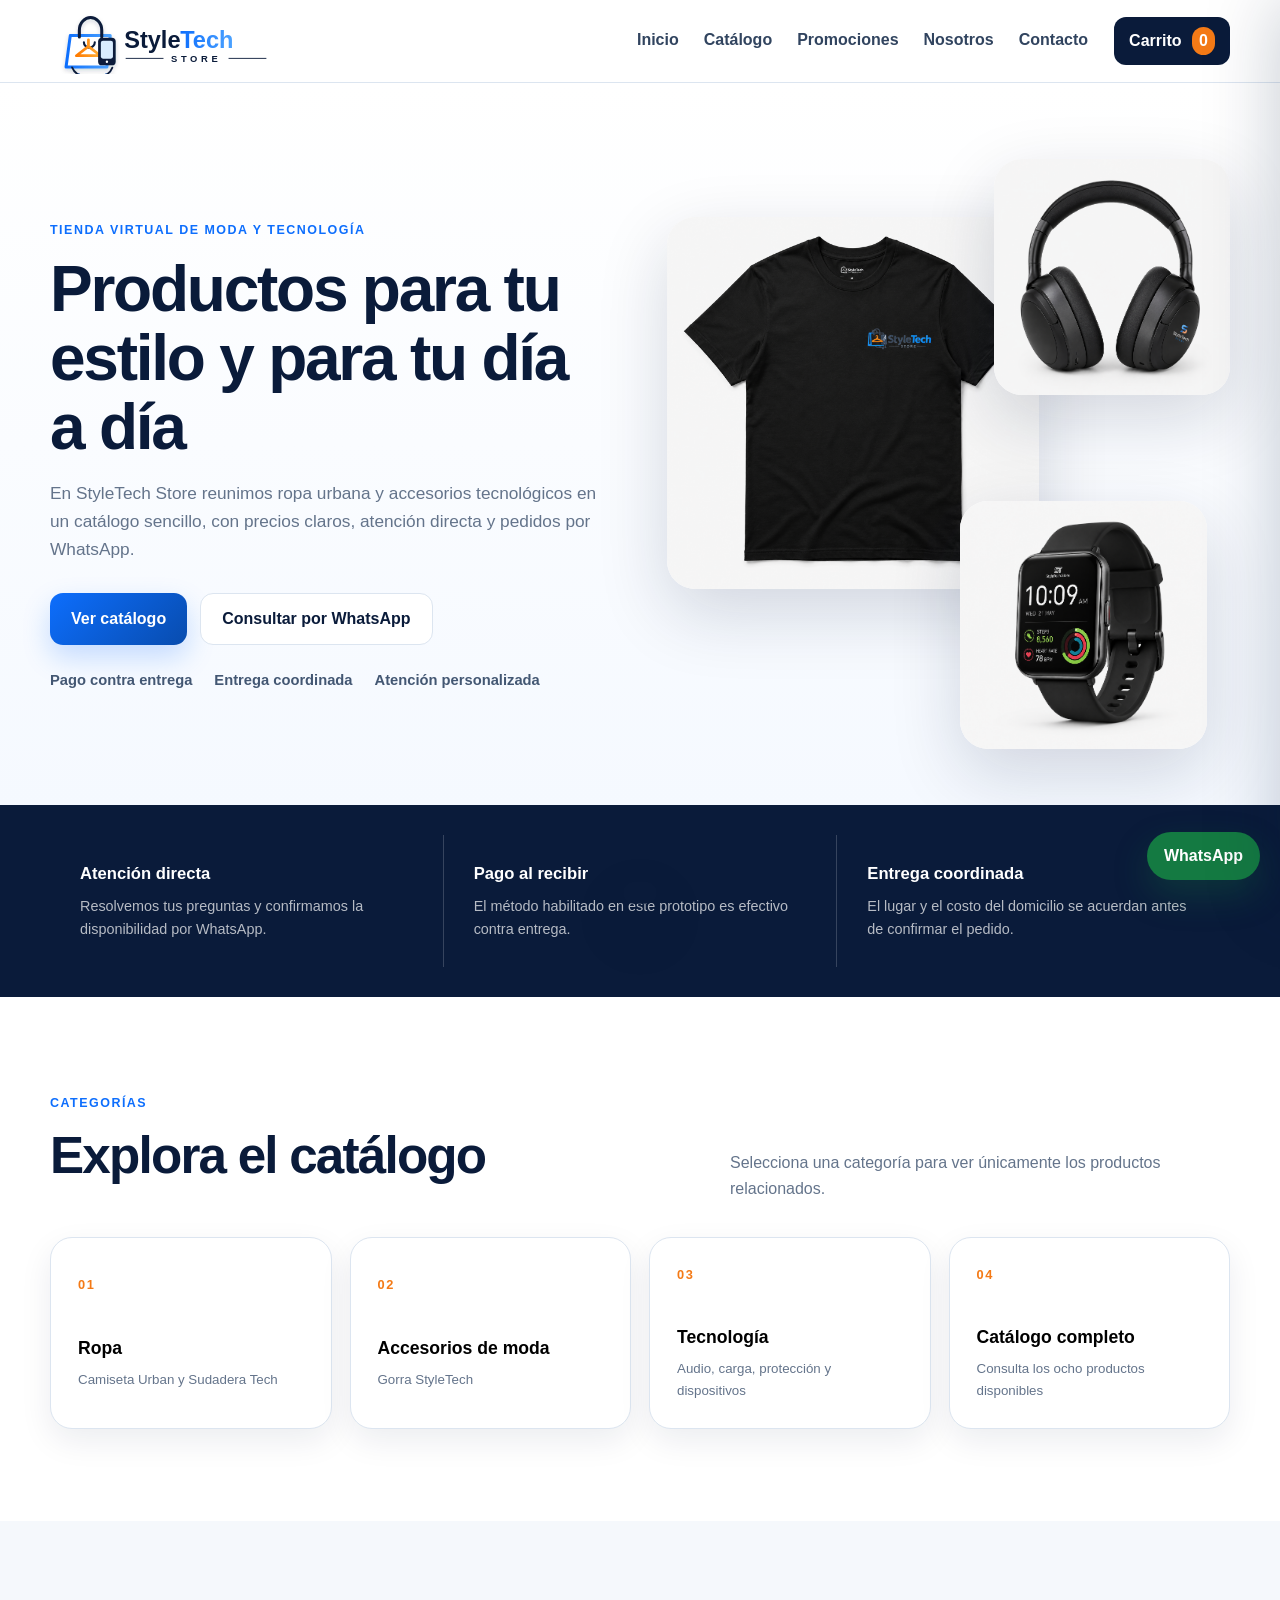
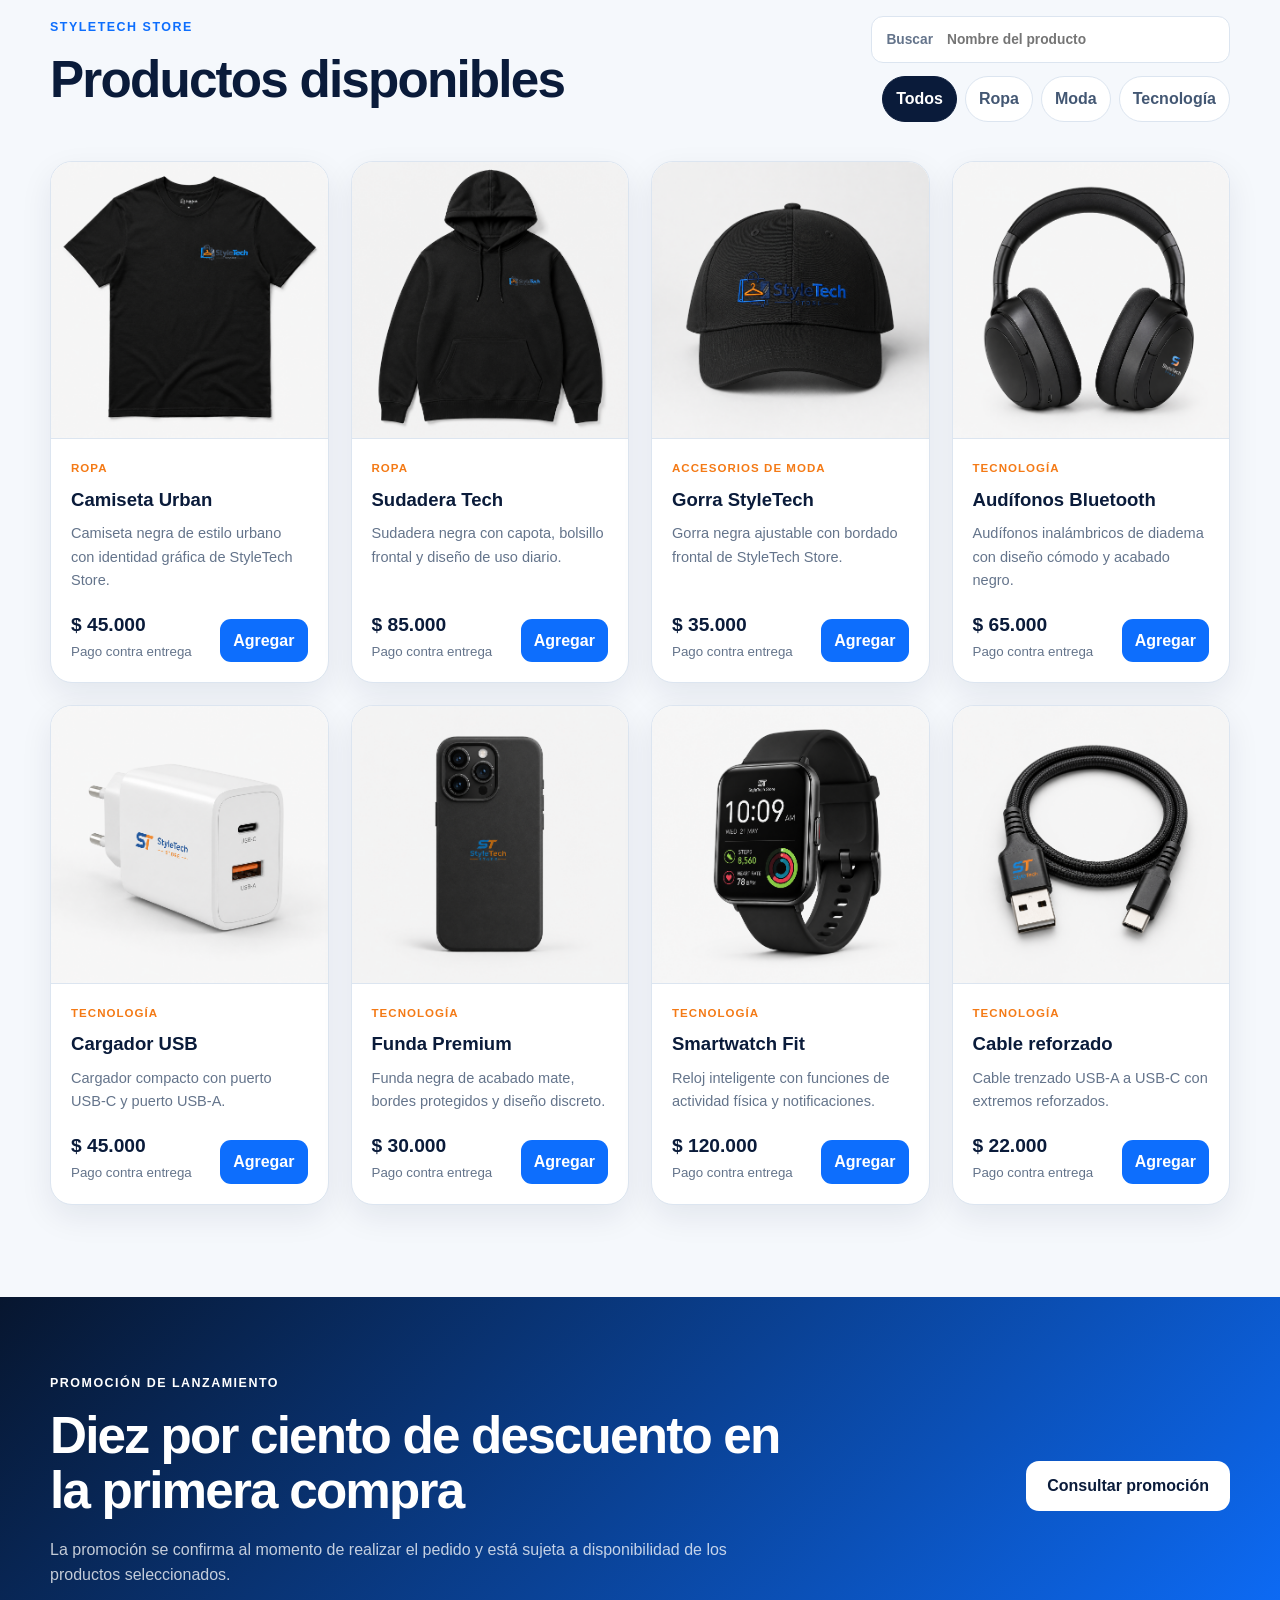
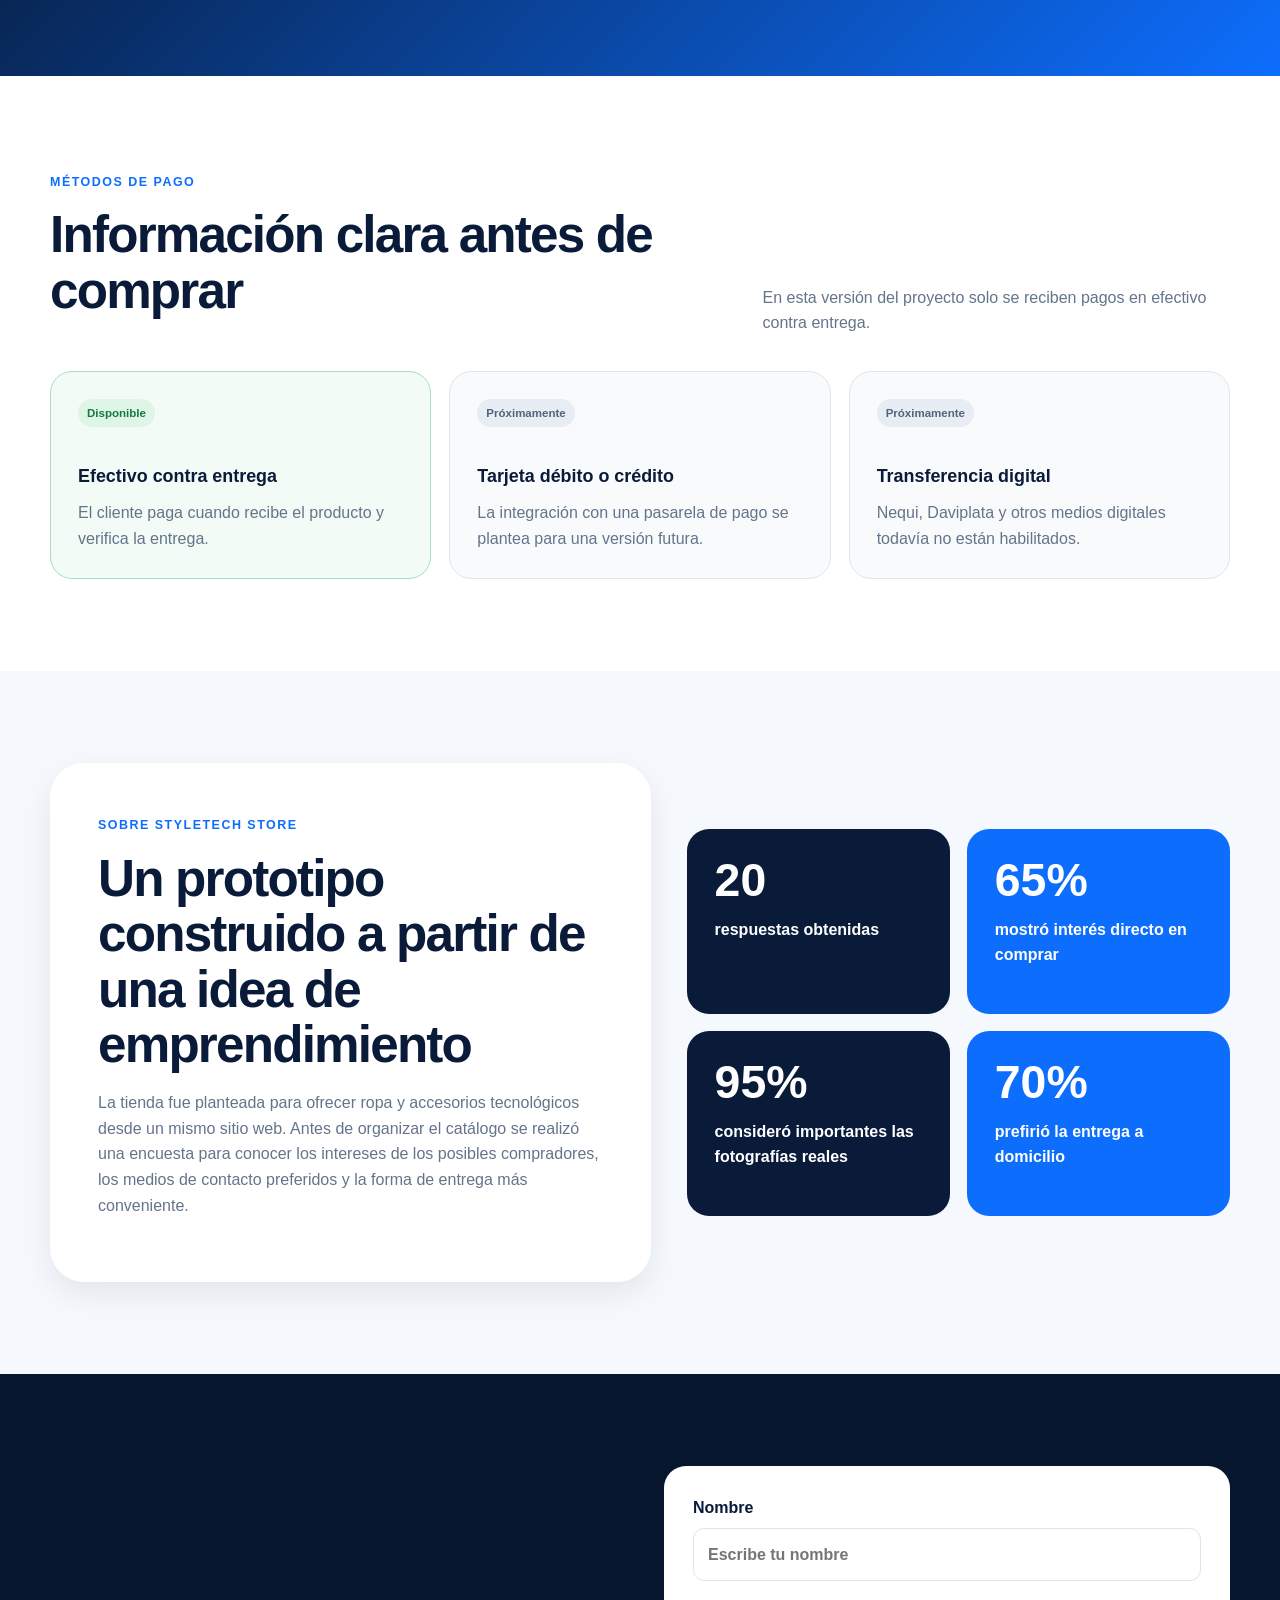
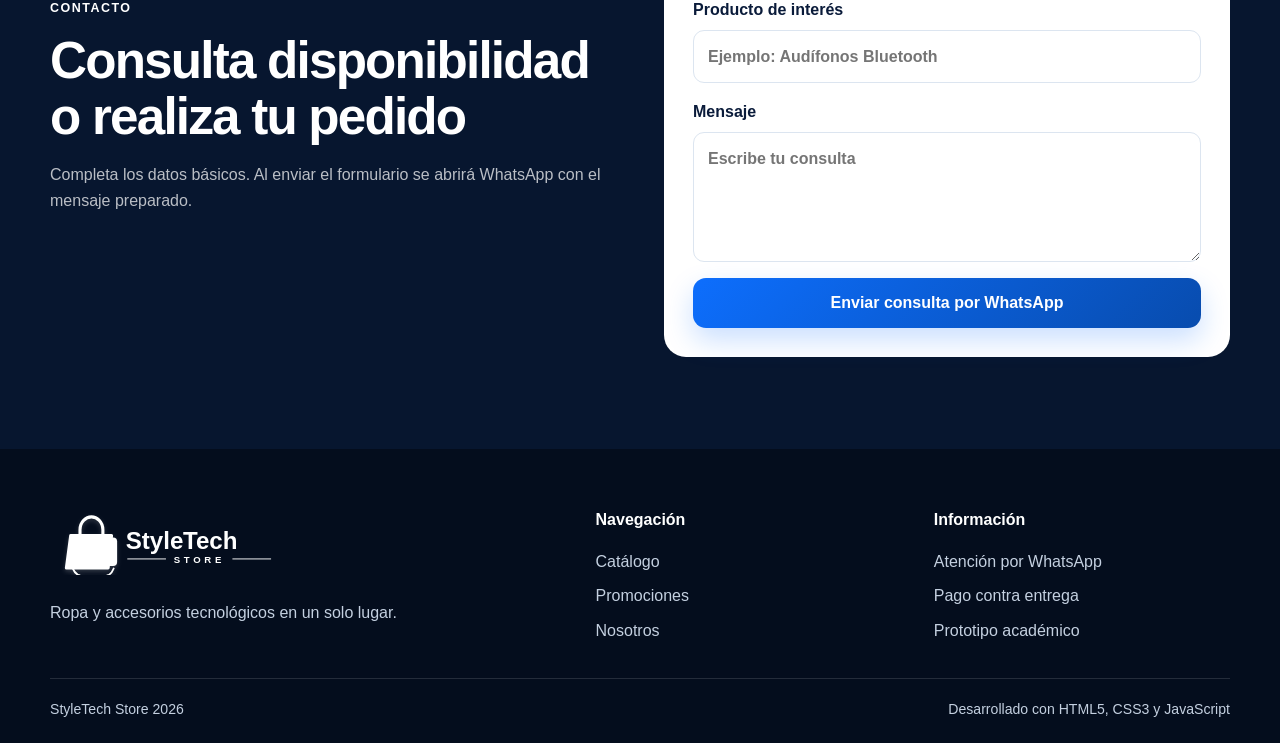
<file: index.html>
<!DOCTYPE html>
<html lang="es">
<head>
  <meta charset="UTF-8">
  <meta name="viewport" content="width=device-width, initial-scale=1.0">
  <meta name="description" content="StyleTech Store: tienda virtual de ropa y accesorios tecnológicos con pedidos por WhatsApp y pago contra entrega.">
  <meta name="theme-color" content="#0d6efd">
  <title>StyleTech Store | Ropa y tecnología</title>
  <link rel="icon" href="assets/images/favicon.svg" type="image/svg+xml">
  <link rel="stylesheet" href="assets/css/styles.css">
  <script src="assets/js/app.js" defer></script>
</head>
<body>
  <a class="skip-link" href="#contenido">Saltar al contenido</a>

  <header class="site-header" id="inicio">
    <div class="container nav-wrap">
      <a class="brand" href="#inicio" aria-label="Ir al inicio">
        <img src="assets/images/logo-styletech.svg" alt="StyleTech Store">
      </a>

      <button class="menu-toggle" type="button" aria-label="Abrir menú" aria-expanded="false" aria-controls="main-nav">
        Menú
      </button>

      <nav class="main-nav" id="main-nav" aria-label="Navegación principal">
        <a href="#inicio">Inicio</a>
        <a href="#catalogo">Catálogo</a>
        <a href="#promociones">Promociones</a>
        <a href="#nosotros">Nosotros</a>
        <a href="#contacto">Contacto</a>
      </nav>

      <button class="cart-button" type="button" id="open-cart">
        Carrito <strong id="cart-count">0</strong>
      </button>
    </div>
  </header>

  <main id="contenido">
    <section class="hero">
      <div class="container hero-grid">
        <div class="hero-copy">
          <span class="eyebrow">Tienda virtual de moda y tecnología</span>
          <h1>Productos para tu estilo y para tu día a día</h1>
          <p>
            En StyleTech Store reunimos ropa urbana y accesorios tecnológicos en un catálogo
            sencillo, con precios claros, atención directa y pedidos por WhatsApp.
          </p>
          <div class="hero-actions">
            <a class="button button-primary" href="#catalogo">Ver catálogo</a>
            <a class="button button-secondary js-whatsapp" href="#" data-message="Hola, quiero conocer el catálogo de StyleTech Store.">Consultar por WhatsApp</a>
          </div>
          <div class="hero-details">
            <span>Pago contra entrega</span>
            <span>Entrega coordinada</span>
            <span>Atención personalizada</span>
          </div>
        </div>

        <div class="hero-products" aria-label="Productos destacados de StyleTech Store">
          <figure class="hero-product hero-product-main">
            <img src="assets/images/productos/camiseta-urban.png" alt="Camiseta Urban negra de StyleTech Store">
          </figure>
          <figure class="hero-product hero-product-top">
            <img src="assets/images/productos/audifonos-bluetooth.png" alt="Audífonos Bluetooth negros de StyleTech Store">
          </figure>
          <figure class="hero-product hero-product-bottom">
            <img src="assets/images/productos/smartwatch-fit.png" alt="Smartwatch Fit negro de StyleTech Store">
          </figure>
        </div>
      </div>
    </section>

    <section class="service-strip" aria-label="Información de compra">
      <div class="container service-grid">
        <article>
          <strong>Atención directa</strong>
          <p>Resolvemos tus preguntas y confirmamos la disponibilidad por WhatsApp.</p>
        </article>
        <article>
          <strong>Pago al recibir</strong>
          <p>El método habilitado en este prototipo es efectivo contra entrega.</p>
        </article>
        <article>
          <strong>Entrega coordinada</strong>
          <p>El lugar y el costo del domicilio se acuerdan antes de confirmar el pedido.</p>
        </article>
      </div>
    </section>

    <section class="section categories" aria-labelledby="categorias-title">
      <div class="container">
        <div class="section-heading">
          <div>
            <span class="eyebrow">Categorías</span>
            <h2 id="categorias-title">Explora el catálogo</h2>
          </div>
          <p>Selecciona una categoría para ver únicamente los productos relacionados.</p>
        </div>

        <div class="category-grid">
          <button class="category-card" type="button" data-category-filter="ropa">
            <span class="category-number">01</span>
            <strong>Ropa</strong>
            <small>Camiseta Urban y Sudadera Tech</small>
          </button>
          <button class="category-card" type="button" data-category-filter="moda">
            <span class="category-number">02</span>
            <strong>Accesorios de moda</strong>
            <small>Gorra StyleTech</small>
          </button>
          <button class="category-card" type="button" data-category-filter="tecnologia">
            <span class="category-number">03</span>
            <strong>Tecnología</strong>
            <small>Audio, carga, protección y dispositivos</small>
          </button>
          <button class="category-card" type="button" data-category-filter="todos">
            <span class="category-number">04</span>
            <strong>Catálogo completo</strong>
            <small>Consulta los ocho productos disponibles</small>
          </button>
        </div>
      </div>
    </section>

    <section class="section catalog" id="catalogo" aria-labelledby="catalogo-title">
      <div class="container">
        <div class="section-heading catalog-heading">
          <div>
            <span class="eyebrow">StyleTech Store</span>
            <h2 id="catalogo-title">Productos disponibles</h2>
          </div>

          <div class="catalog-tools">
            <label class="search-box">
              <span>Buscar</span>
              <input id="product-search" type="search" placeholder="Nombre del producto" aria-label="Buscar producto">
            </label>

            <div class="filters" role="group" aria-label="Filtrar productos">
              <button class="filter is-active" type="button" data-filter="todos">Todos</button>
              <button class="filter" type="button" data-filter="ropa">Ropa</button>
              <button class="filter" type="button" data-filter="moda">Moda</button>
              <button class="filter" type="button" data-filter="tecnologia">Tecnología</button>
            </div>
          </div>
        </div>

        <div class="product-grid" id="product-grid" aria-live="polite"></div>
        <p class="empty-state" id="empty-state" hidden>No se encontraron productos con ese criterio.</p>
      </div>
    </section>

    <section class="section promo" id="promociones">
      <div class="container promo-grid">
        <div>
          <span class="eyebrow eyebrow-light">Promoción de lanzamiento</span>
          <h2>Diez por ciento de descuento en la primera compra</h2>
          <p>
            La promoción se confirma al momento de realizar el pedido y está sujeta a
            disponibilidad de los productos seleccionados.
          </p>
        </div>
        <a class="button button-light js-whatsapp" href="#" data-message="Hola, quiero consultar la promoción de lanzamiento de StyleTech Store.">Consultar promoción</a>
      </div>
    </section>

    <section class="section payment" aria-labelledby="pago-title">
      <div class="container">
        <div class="section-heading">
          <div>
            <span class="eyebrow">Métodos de pago</span>
            <h2 id="pago-title">Información clara antes de comprar</h2>
          </div>
          <p>En esta versión del proyecto solo se reciben pagos en efectivo contra entrega.</p>
        </div>

        <div class="payment-grid">
          <article class="payment-card available">
            <span class="status">Disponible</span>
            <strong>Efectivo contra entrega</strong>
            <p>El cliente paga cuando recibe el producto y verifica la entrega.</p>
          </article>
          <article class="payment-card">
            <span class="status">Próximamente</span>
            <strong>Tarjeta débito o crédito</strong>
            <p>La integración con una pasarela de pago se plantea para una versión futura.</p>
          </article>
          <article class="payment-card">
            <span class="status">Próximamente</span>
            <strong>Transferencia digital</strong>
            <p>Nequi, Daviplata y otros medios digitales todavía no están habilitados.</p>
          </article>
        </div>
      </div>
    </section>

    <section class="section about" id="nosotros">
      <div class="container about-grid">
        <div class="about-copy">
          <span class="eyebrow">Sobre StyleTech Store</span>
          <h2>Un prototipo construido a partir de una idea de emprendimiento</h2>
          <p>
            La tienda fue planteada para ofrecer ropa y accesorios tecnológicos desde un mismo
            sitio web. Antes de organizar el catálogo se realizó una encuesta para conocer los
            intereses de los posibles compradores, los medios de contacto preferidos y la forma
            de entrega más conveniente.
          </p>
        </div>

        <div class="data-grid">
          <article><strong>20</strong><span>respuestas obtenidas</span></article>
          <article><strong>65%</strong><span>mostró interés directo en comprar</span></article>
          <article><strong>95%</strong><span>consideró importantes las fotografías reales</span></article>
          <article><strong>70%</strong><span>prefirió la entrega a domicilio</span></article>
        </div>
      </div>
    </section>

    <section class="section contact" id="contacto">
      <div class="container contact-grid">
        <div>
          <span class="eyebrow eyebrow-light">Contacto</span>
          <h2>Consulta disponibilidad o realiza tu pedido</h2>
          <p>
            Completa los datos básicos. Al enviar el formulario se abrirá WhatsApp con el mensaje preparado.
          </p>
        </div>

        <form class="contact-form" id="contact-form">
          <label>
            Nombre
            <input type="text" id="contact-name" placeholder="Escribe tu nombre" required>
          </label>
          <label>
            Producto de interés
            <input type="text" id="contact-product" placeholder="Ejemplo: Audífonos Bluetooth" required>
          </label>
          <label>
            Mensaje
            <textarea id="contact-message" rows="4" placeholder="Escribe tu consulta"></textarea>
          </label>
          <button class="button button-primary" type="submit">Enviar consulta por WhatsApp</button>
        </form>
      </div>
    </section>
  </main>

  <footer class="site-footer">
    <div class="container footer-grid">
      <div>
        <img src="assets/images/logo-styletech.svg" alt="StyleTech Store" class="footer-logo">
        <p>Ropa y accesorios tecnológicos en un solo lugar.</p>
      </div>
      <div>
        <strong>Navegación</strong>
        <a href="#catalogo">Catálogo</a>
        <a href="#promociones">Promociones</a>
        <a href="#nosotros">Nosotros</a>
      </div>
      <div>
        <strong>Información</strong>
        <a class="js-whatsapp" href="#" data-message="Hola, quiero recibir atención de StyleTech Store.">Atención por WhatsApp</a>
        <span>Pago contra entrega</span>
        <span>Prototipo académico</span>
      </div>
    </div>
    <div class="container footer-bottom">
      <span>StyleTech Store <span id="year"></span></span>
      <span>Desarrollado con HTML5, CSS3 y JavaScript</span>
    </div>
  </footer>

  <button class="whatsapp-float js-whatsapp" type="button" data-message="Hola, quiero hacer un pedido en StyleTech Store.">
    WhatsApp
  </button>

  <div class="drawer-backdrop" id="drawer-backdrop" hidden></div>
  <aside class="cart-drawer" id="cart-drawer" aria-labelledby="cart-title" aria-hidden="true">
    <div class="cart-header">
      <div>
        <span class="eyebrow">Pedido</span>
        <h2 id="cart-title">Carrito de compra</h2>
      </div>
      <button class="close-button" type="button" id="close-cart">Cerrar</button>
    </div>

    <div class="cart-items" id="cart-items"></div>
    <p class="cart-empty" id="cart-empty">El carrito está vacío.</p>

    <div class="cart-summary">
      <div><span>Subtotal</span><strong id="cart-subtotal">$0</strong></div>
      <small>El costo del domicilio se acuerda según la zona de entrega.</small>
      <div class="payment-note">Método disponible: efectivo contra entrega.</div>
      <button class="button button-primary button-block" type="button" id="checkout-whatsapp">Finalizar pedido por WhatsApp</button>
    </div>
  </aside>

  <div class="toast" id="toast" role="status" aria-live="polite"></div>
</body>
</html>
</file>
<file: assets/css/styles.css>
:root {
  --blue: #0d6efd;
  --blue-dark: #084cae;
  --orange: #f47a16;
  --ink: #0a1b3a;
  --muted: #64748b;
  --line: #dce5f0;
  --surface: #ffffff;
  --surface-alt: #f5f8fc;
  --success: #147a42;
  --shadow-sm: 0 12px 32px rgba(10, 27, 58, .08);
  --shadow-lg: 0 24px 70px rgba(10, 27, 58, .16);
  --radius-sm: 14px;
  --radius: 22px;
  --radius-lg: 34px;
  --container: 1180px;
}

* { box-sizing: border-box; }
html { scroll-behavior: smooth; }
body {
  margin: 0;
  font-family: Arial, Helvetica, sans-serif;
  color: var(--ink);
  background: var(--surface);
  line-height: 1.6;
}
body.no-scroll { overflow: hidden; }
img { max-width: 100%; display: block; }
button, input, textarea { font: inherit; }
button { border: 0; cursor: pointer; }
a { color: inherit; text-decoration: none; }
.container { width: min(100% - 36px, var(--container)); margin-inline: auto; }

.skip-link {
  position: fixed;
  top: -80px;
  left: 18px;
  z-index: 2000;
  padding: 11px 16px;
  background: var(--ink);
  color: white;
  border-radius: 10px;
}
.skip-link:focus { top: 18px; }

.site-header {
  position: sticky;
  top: 0;
  z-index: 1000;
  background: rgba(255, 255, 255, .94);
  border-bottom: 1px solid var(--line);
  backdrop-filter: blur(14px);
}
.nav-wrap {
  min-height: 82px;
  display: flex;
  align-items: center;
  gap: 26px;
}
.brand { width: 230px; flex: 0 0 auto; }
.main-nav {
  margin-left: auto;
  display: flex;
  align-items: center;
  gap: 25px;
  color: #31445f;
  font-weight: 700;
}
.main-nav a { padding: 10px 0; border-bottom: 2px solid transparent; }
.main-nav a:hover, .main-nav a:focus-visible { color: var(--blue); border-color: var(--blue); }
.menu-toggle {
  display: none;
  min-height: 43px;
  padding: 9px 14px;
  border-radius: 11px;
  color: var(--ink);
  background: var(--surface-alt);
  font-weight: 700;
}
.cart-button {
  min-height: 44px;
  padding: 10px 15px;
  border-radius: 12px;
  background: var(--ink);
  color: white;
  font-weight: 700;
}
.cart-button strong {
  display: inline-block;
  min-width: 23px;
  margin-left: 6px;
  padding: 1px 6px;
  border-radius: 999px;
  background: var(--orange);
}

.hero {
  overflow: hidden;
  padding: 76px 0 56px;
  background: linear-gradient(180deg, #ffffff, #f5f9ff);
}
.hero-grid {
  display: grid;
  grid-template-columns: 1fr 1fr;
  align-items: center;
  gap: 54px;
}
.eyebrow {
  display: inline-block;
  color: var(--blue);
  font-size: .78rem;
  font-weight: 800;
  letter-spacing: .12em;
  text-transform: uppercase;
}
.eyebrow-light { color: white; }
.hero h1, .section h2 {
  margin: 14px 0 18px;
  line-height: 1.08;
  letter-spacing: -.035em;
}
.hero h1 {
  max-width: 700px;
  font-size: clamp(2.8rem, 5vw, 4.9rem);
}
.hero-copy > p {
  max-width: 650px;
  color: var(--muted);
  font-size: 1.08rem;
}
.hero-actions {
  display: flex;
  flex-wrap: wrap;
  gap: 13px;
  margin: 30px 0 24px;
}
.button {
  min-height: 49px;
  padding: 12px 21px;
  border-radius: 13px;
  display: inline-flex;
  align-items: center;
  justify-content: center;
  font-weight: 800;
  transition: transform .2s ease, box-shadow .2s ease;
}
.button:hover { transform: translateY(-2px); }
.button-primary {
  color: white;
  background: linear-gradient(135deg, var(--blue), var(--blue-dark));
  box-shadow: 0 12px 28px rgba(13, 110, 253, .22);
}
.button-secondary {
  color: var(--ink);
  background: white;
  border: 1px solid var(--line);
}
.button-light { color: var(--ink); background: white; }
.button-block { width: 100%; }

.hero-details {
  display: flex;
  flex-wrap: wrap;
  gap: 12px 22px;
  color: #435773;
  font-size: .92rem;
  font-weight: 700;
}
.hero-products {
  position: relative;
  min-height: 590px;
}
.hero-product {
  position: absolute;
  margin: 0;
  overflow: hidden;
  border-radius: 28px;
  background: white;
  box-shadow: var(--shadow-lg);
}
.hero-product img { width: 100%; height: 100%; object-fit: cover; }
.hero-product-main {
  left: 0;
  top: 58px;
  width: 66%;
  aspect-ratio: 1 / 1;
}
.hero-product-top {
  right: 0;
  top: 0;
  width: 42%;
  aspect-ratio: 1 / 1;
}
.hero-product-bottom {
  right: 4%;
  bottom: 0;
  width: 44%;
  aspect-ratio: 1 / 1;
}

.service-strip {
  padding: 30px 0;
  background: var(--ink);
  color: white;
}
.service-grid {
  display: grid;
  grid-template-columns: repeat(3, 1fr);
  gap: 1px;
  background: rgba(255,255,255,.18);
}
.service-grid article {
  padding: 26px 30px;
  background: var(--ink);
}
.service-grid strong {
  display: block;
  margin-bottom: 7px;
  font-size: 1.04rem;
}
.service-grid p { margin: 0; color: rgba(255,255,255,.7); font-size: .9rem; }

.section { padding: 92px 0; }
.section-heading {
  display: flex;
  align-items: end;
  justify-content: space-between;
  gap: 34px;
  margin-bottom: 35px;
}
.section-heading h2 { font-size: clamp(2.1rem, 4vw, 3.5rem); }
.section-heading > p { max-width: 500px; margin: 0; color: var(--muted); }

.category-grid {
  display: grid;
  grid-template-columns: repeat(4, 1fr);
  gap: 18px;
}
.category-card {
  min-height: 185px;
  padding: 27px;
  text-align: left;
  border: 1px solid var(--line);
  border-radius: var(--radius);
  background: white;
  box-shadow: var(--shadow-sm);
  transition: transform .2s ease, border-color .2s ease;
}
.category-card:hover { transform: translateY(-5px); border-color: #8abefc; }
.category-number {
  display: block;
  margin-bottom: 38px;
  color: var(--orange);
  font-size: .8rem;
  font-weight: 800;
  letter-spacing: .13em;
}
.category-card strong, .category-card small { display: block; }
.category-card strong { margin-bottom: 7px; font-size: 1.1rem; }
.category-card small { color: var(--muted); }

.catalog { background: var(--surface-alt); }
.catalog-heading { align-items: center; }
.catalog-tools { display: flex; flex-direction: column; align-items: end; gap: 13px; }
.search-box {
  display: grid;
  grid-template-columns: auto minmax(190px, 270px);
  align-items: center;
  gap: 12px;
  padding: 0 14px;
  border: 1px solid var(--line);
  border-radius: 12px;
  background: white;
  color: var(--muted);
  font-size: .86rem;
  font-weight: 700;
}
.search-box input {
  height: 45px;
  border: 0;
  outline: 0;
  background: transparent;
  color: var(--ink);
}
.filters { display: flex; flex-wrap: wrap; justify-content: flex-end; gap: 8px; }
.filter {
  padding: 9px 13px;
  border: 1px solid var(--line);
  border-radius: 999px;
  color: #435773;
  background: white;
  font-weight: 700;
}
.filter.is-active { color: white; border-color: var(--ink); background: var(--ink); }

.product-grid {
  display: grid;
  grid-template-columns: repeat(4, 1fr);
  gap: 22px;
}
.product-card {
  overflow: hidden;
  display: flex;
  flex-direction: column;
  border: 1px solid var(--line);
  border-radius: var(--radius);
  background: white;
  box-shadow: var(--shadow-sm);
  transition: transform .2s ease, box-shadow .2s ease;
}
.product-card:hover { transform: translateY(-5px); box-shadow: var(--shadow-lg); }
.product-media {
  aspect-ratio: 1 / 1;
  overflow: hidden;
  background: white;
}
.product-media img {
  width: 100%;
  height: 100%;
  object-fit: cover;
  transition: transform .28s ease;
}
.product-card:hover .product-media img { transform: scale(1.025); }
.product-body {
  display: flex;
  flex: 1;
  flex-direction: column;
  padding: 20px;
  border-top: 1px solid var(--line);
}
.product-category {
  color: var(--orange);
  font-size: .72rem;
  font-weight: 800;
  letter-spacing: .09em;
  text-transform: uppercase;
}
.product-body h3 { margin: 7px 0 8px; font-size: 1.16rem; }
.product-body p { margin: 0; color: var(--muted); font-size: .91rem; }
.product-footer {
  margin-top: auto;
  padding-top: 18px;
  display: flex;
  align-items: end;
  justify-content: space-between;
  gap: 12px;
}
.product-price strong, .product-price small { display: block; }
.product-price strong { font-size: 1.2rem; }
.product-price small { color: var(--muted); }
.add-to-cart {
  min-height: 41px;
  padding: 9px 13px;
  border-radius: 11px;
  color: white;
  background: var(--blue);
  font-weight: 800;
}
.empty-state { padding: 45px 0; text-align: center; color: var(--muted); }

.promo {
  padding: 72px 0;
  color: white;
  background: linear-gradient(135deg, #07162f, #0d6efd);
}
.promo-grid {
  display: grid;
  grid-template-columns: 1fr auto;
  align-items: center;
  gap: 45px;
}
.promo h2 { max-width: 780px; font-size: clamp(2.2rem, 4vw, 4rem); }
.promo p { max-width: 740px; color: rgba(255,255,255,.76); }

.payment-grid {
  display: grid;
  grid-template-columns: repeat(3, 1fr);
  gap: 18px;
}
.payment-card {
  min-height: 190px;
  padding: 27px;
  border: 1px solid var(--line);
  border-radius: var(--radius);
  background: #f8fafc;
}
.payment-card.available { border-color: #a8dfbd; background: #f2fbf5; }
.payment-card .status {
  display: inline-block;
  margin-bottom: 35px;
  padding: 5px 9px;
  border-radius: 999px;
  color: #52637b;
  background: #e8edf3;
  font-size: .72rem;
  font-weight: 800;
}
.payment-card.available .status { color: var(--success); background: #dff5e7; }
.payment-card strong { display: block; font-size: 1.12rem; }
.payment-card p { margin: 9px 0 0; color: var(--muted); }

.about { background: var(--surface-alt); }
.about-grid {
  display: grid;
  grid-template-columns: 1.05fr .95fr;
  align-items: center;
  gap: 36px;
}
.about-copy {
  padding: 48px;
  border-radius: var(--radius-lg);
  background: white;
  box-shadow: var(--shadow-sm);
}
.about-copy h2 { font-size: clamp(2.1rem, 4vw, 3.5rem); }
.about-copy p { color: var(--muted); }
.data-grid {
  display: grid;
  grid-template-columns: 1fr 1fr;
  gap: 17px;
}
.data-grid article {
  min-height: 185px;
  padding: 28px;
  border-radius: var(--radius);
  color: white;
  background: var(--ink);
}
.data-grid article:nth-child(2),
.data-grid article:nth-child(4) { background: var(--blue); }
.data-grid strong { display: block; margin-bottom: 13px; font-size: 2.9rem; line-height: 1; }
.data-grid span { font-weight: 700; }

.contact {
  color: white;
  background: #07162f;
}
.contact-grid {
  display: grid;
  grid-template-columns: 1fr 1fr;
  align-items: center;
  gap: 48px;
}
.contact h2 { font-size: clamp(2.25rem, 4vw, 4rem); }
.contact p { max-width: 590px; color: rgba(255,255,255,.72); }
.contact-form {
  display: grid;
  gap: 16px;
  padding: 29px;
  border-radius: var(--radius);
  background: white;
  color: var(--ink);
}
.contact-form label { display: grid; gap: 7px; font-weight: 700; }
.contact-form input, .contact-form textarea {
  width: 100%;
  padding: 13px 14px;
  border: 1px solid var(--line);
  border-radius: 11px;
  outline: 0;
  resize: vertical;
}
.contact-form input:focus, .contact-form textarea:focus {
  border-color: var(--blue);
  box-shadow: 0 0 0 4px rgba(13,110,253,.11);
}

.site-footer { padding: 58px 0 22px; color: #c4d0e0; background: #040d1d; }
.footer-grid {
  display: grid;
  grid-template-columns: 1.7fr 1fr 1fr;
  gap: 42px;
}
.footer-logo { width: 235px; filter: brightness(0) invert(1); }
.footer-grid div { display: flex; flex-direction: column; align-items: start; gap: 9px; }
.footer-grid strong { margin-bottom: 7px; color: white; }
.footer-grid a:hover { color: white; }
.footer-bottom {
  margin-top: 35px;
  padding-top: 19px;
  display: flex;
  justify-content: space-between;
  gap: 20px;
  border-top: 1px solid rgba(255,255,255,.13);
  font-size: .88rem;
}

.whatsapp-float {
  position: fixed;
  right: 20px;
  bottom: 20px;
  z-index: 900;
  min-height: 47px;
  padding: 11px 17px;
  border-radius: 999px;
  color: white;
  background: #147a42;
  box-shadow: 0 15px 35px rgba(20,122,66,.28);
  font-weight: 800;
}
.drawer-backdrop {
  position: fixed;
  inset: 0;
  z-index: 1200;
  background: rgba(3,13,29,.56);
}
.cart-drawer {
  position: fixed;
  top: 0;
  right: 0;
  z-index: 1300;
  width: min(440px, 100%);
  height: 100dvh;
  padding: 24px;
  display: flex;
  flex-direction: column;
  background: white;
  box-shadow: -24px 0 70px rgba(10,27,58,.22);
  transform: translateX(105%);
  transition: transform .25s ease;
}
.cart-drawer.is-open { transform: translateX(0); }
.cart-header {
  display: flex;
  align-items: start;
  justify-content: space-between;
  padding-bottom: 18px;
  border-bottom: 1px solid var(--line);
}
.cart-header h2 { margin: 7px 0 0; }
.close-button {
  min-height: 40px;
  padding: 9px 12px;
  border-radius: 10px;
  color: var(--ink);
  background: var(--surface-alt);
  font-weight: 700;
}
.cart-items {
  display: grid;
  gap: 13px;
  overflow-y: auto;
  padding: 18px 0;
}
.cart-item {
  display: grid;
  grid-template-columns: 75px 1fr;
  gap: 12px;
  align-items: center;
  padding: 10px;
  border: 1px solid var(--line);
  border-radius: 15px;
}
.cart-item img { width: 75px; height: 75px; object-fit: cover; border-radius: 10px; }
.cart-item strong, .cart-item small { display: block; }
.cart-item small { color: var(--muted); }
.cart-item-actions {
  grid-column: 1 / -1;
  display: flex;
  align-items: center;
  justify-content: space-between;
  gap: 12px;
}
.qty-controls { display: flex; align-items: center; gap: 8px; }
.qty-controls button,
.remove-item {
  min-height: 31px;
  padding: 5px 10px;
  border-radius: 8px;
  background: var(--surface-alt);
  color: var(--ink);
  font-weight: 700;
}
.remove-item { color: #b42318; }
.cart-empty { margin: auto; color: var(--muted); text-align: center; }
.cart-summary { margin-top: auto; padding-top: 18px; border-top: 1px solid var(--line); }
.cart-summary > div:first-child { display: flex; justify-content: space-between; font-size: 1.1rem; }
.cart-summary small { display: block; margin: 8px 0 14px; color: var(--muted); }
.payment-note {
  margin-bottom: 14px;
  padding: 11px 12px;
  border-radius: 11px;
  color: var(--success);
  background: #e7f7ed;
  font-size: .88rem;
}
.toast {
  position: fixed;
  left: 50%;
  bottom: 27px;
  z-index: 1600;
  transform: translate(-50%, 140%);
  padding: 11px 17px;
  border-radius: 11px;
  color: white;
  background: var(--ink);
  box-shadow: var(--shadow-lg);
  transition: transform .22s ease;
}
.toast.is-visible { transform: translate(-50%, 0); }

@media (max-width: 1000px) {
  .menu-toggle { display: block; margin-left: auto; }
  .nav-wrap { flex-wrap: wrap; gap: 13px; padding: 10px 0; }
  .brand { width: 205px; }
  .main-nav {
    order: 4;
    width: 100%;
    max-height: 0;
    overflow: hidden;
    opacity: 0;
    flex-direction: column;
    align-items: stretch;
    gap: 0;
    transition: max-height .25s ease, opacity .2s ease;
  }
  .main-nav.is-open { max-height: 350px; opacity: 1; padding-top: 7px; }
  .main-nav a { padding: 12px; border-top: 1px solid var(--line); border-bottom: 0; }
  .hero-grid, .about-grid, .contact-grid { grid-template-columns: 1fr; }
  .hero-copy { text-align: center; }
  .hero-copy > p, .hero h1 { margin-inline: auto; }
  .hero-actions, .hero-details { justify-content: center; }
  .hero-products { max-width: 670px; width: 100%; margin-inline: auto; }
  .service-grid, .category-grid, .product-grid { grid-template-columns: repeat(2, 1fr); }
  .section-heading { align-items: start; flex-direction: column; }
  .catalog-tools { width: 100%; align-items: stretch; }
  .filters { justify-content: flex-start; }
  .promo-grid { grid-template-columns: 1fr; }
  .payment-grid { grid-template-columns: 1fr; }
}

@media (max-width: 640px) {
  .container { width: min(100% - 24px, var(--container)); }
  .brand { width: 165px; }
  .hero { padding-top: 48px; }
  .hero h1 { font-size: clamp(2.35rem, 11vw, 3.6rem); }
  .hero-products { min-height: 450px; }
  .hero-product-main { top: 45px; width: 70%; }
  .hero-product-top { width: 43%; }
  .hero-product-bottom { width: 46%; }
  .service-grid, .category-grid, .product-grid, .data-grid, .footer-grid { grid-template-columns: 1fr; }
  .section { padding: 70px 0; }
  .section-heading h2 { font-size: 2.3rem; }
  .promo h2, .contact h2 { font-size: 2.5rem; }
  .about-copy { padding: 29px; }
  .footer-bottom { flex-direction: column; }
  .whatsapp-float { right: 13px; bottom: 13px; }
}
</file>
